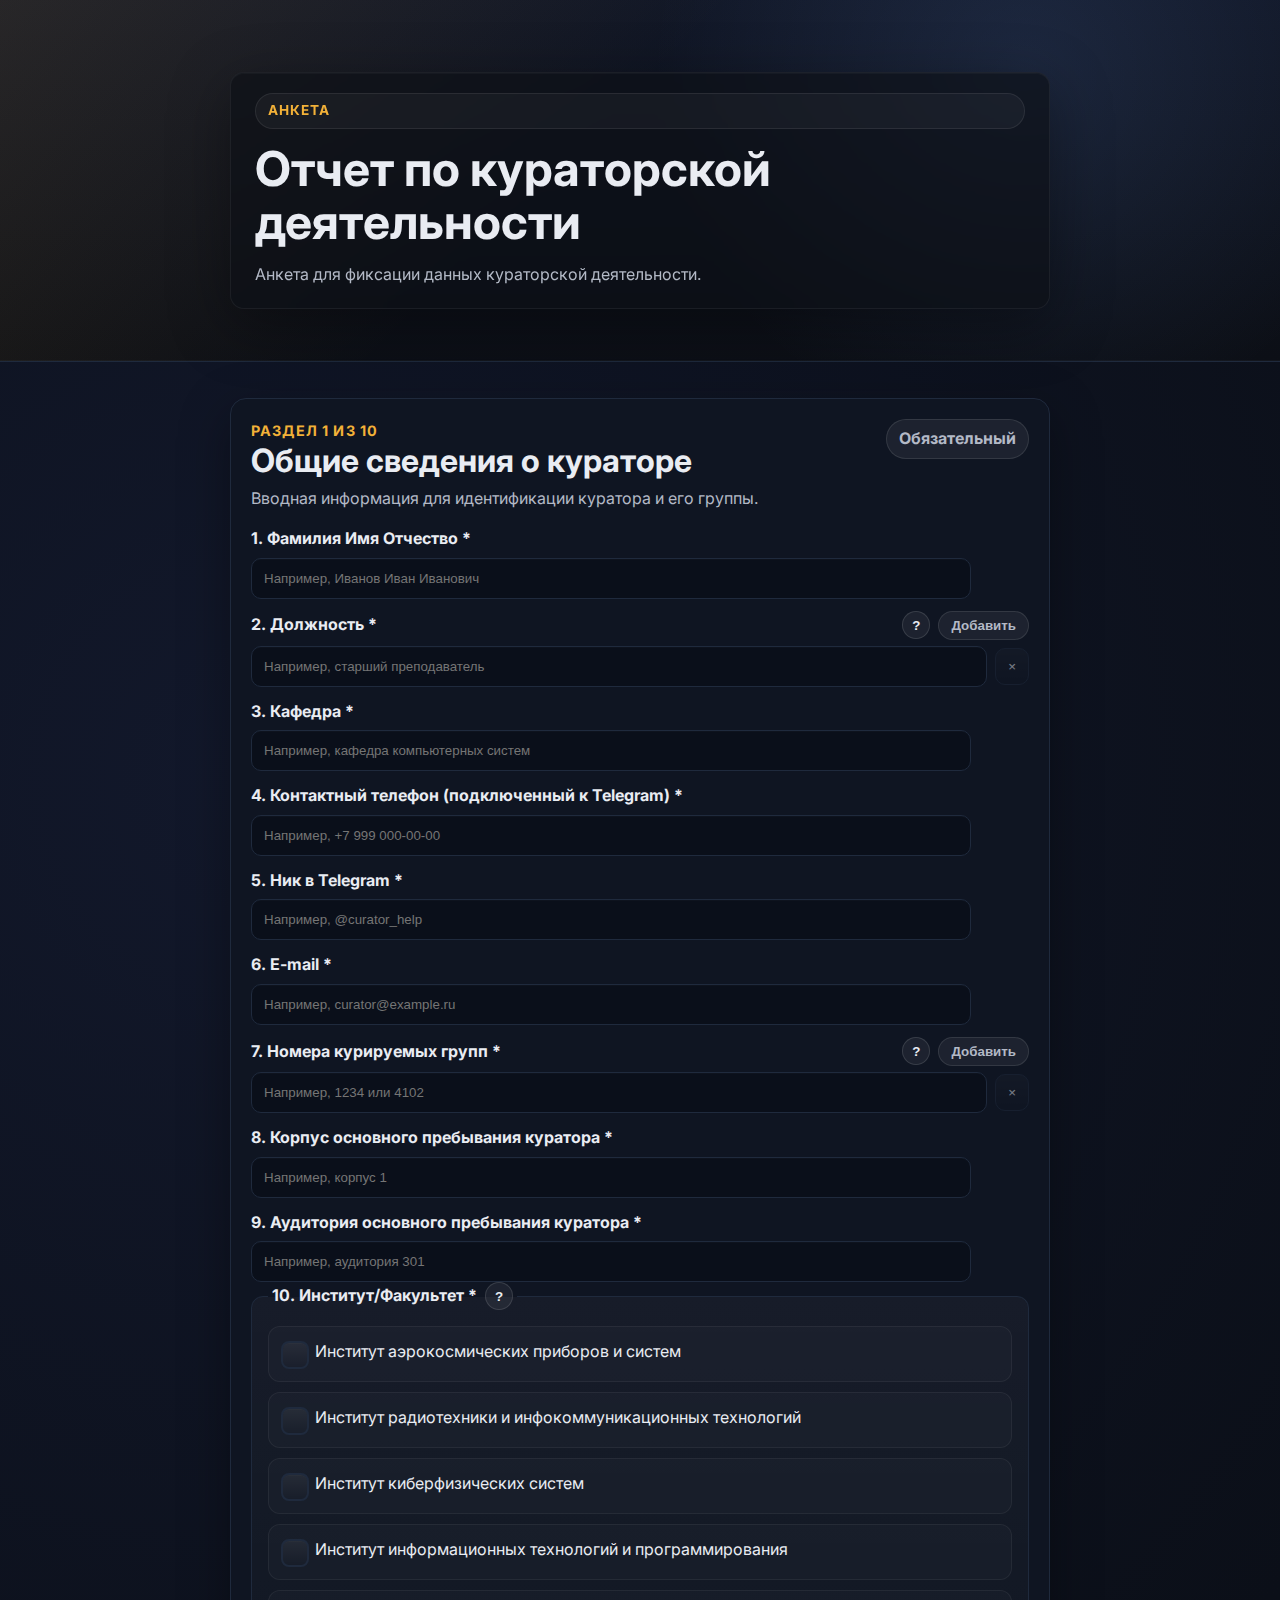
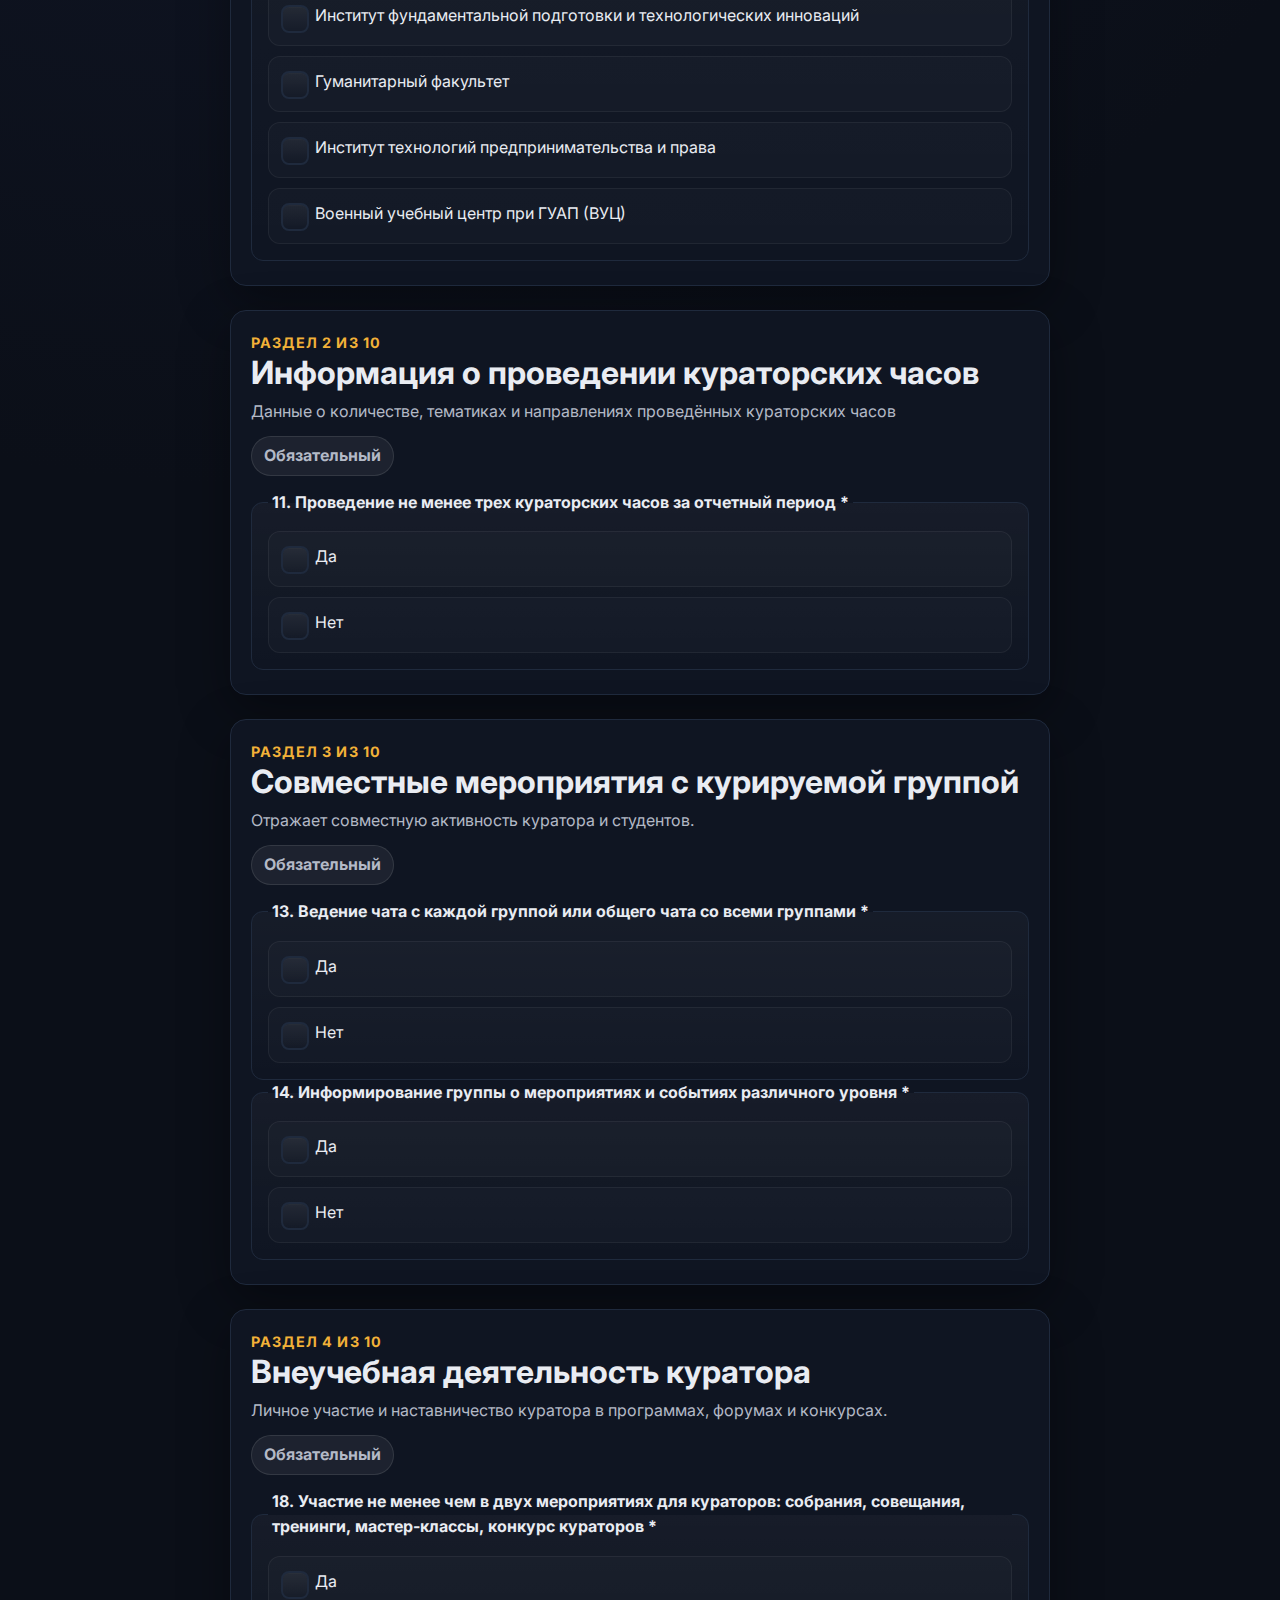
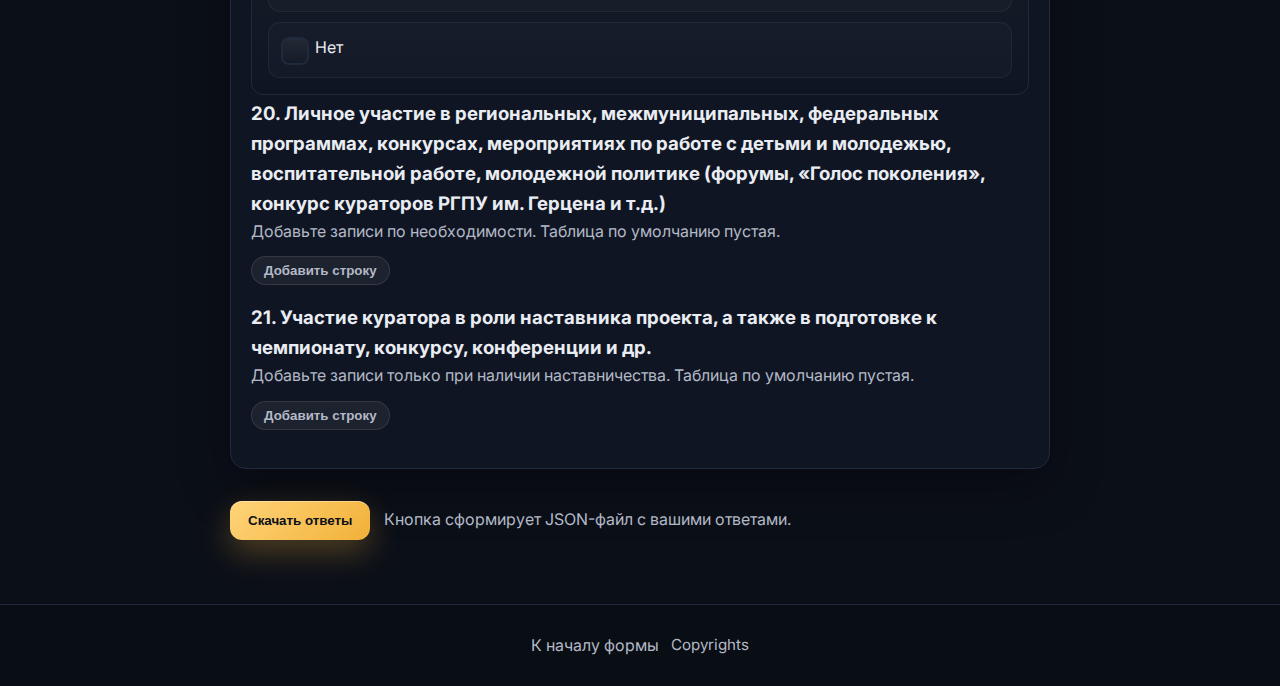
<file: index.html>
<!DOCTYPE html>
<html lang="ru">
<head>
  <meta charset="UTF-8" />
  <meta name="viewport" content="width=device-width, initial-scale=1.0" />
  <title>Отчет по кураторской деятельности</title>
  <link rel="preconnect" href="https://fonts.googleapis.com">
  <link rel="preconnect" href="https://fonts.gstatic.com" crossorigin>
  <link href="https://fonts.googleapis.com/css2?family=Inter:wght@400;600;700&display=swap" rel="stylesheet">
  <link rel="stylesheet" href="styles.css" />
</head>
<body>
  <header class="hero">
    <div class="container hero__content">
      <div class="hero__badge">Анкета</div>
      <h1>Отчет по кураторской деятельности</h1>
      <p class="lede">Анкета для фиксации данных кураторской деятельности.</p>
    </div>
  </header>

  <main>
    <div class="container">
      <form id="curator-form" class="form">
        <section class="form-section" aria-labelledby="section-general">
          <div class="section-header">
            <div>
              <p class="section-counter">Раздел 1 из 10</p>
              <h2 id="section-general">Общие сведения о кураторе</h2>
              <p class="muted">Вводная информация для идентификации куратора и его группы.</p>
            </div>
            <span class="chip">Обязательный</span>
          </div>
          <div class="field-grid">
            <label class="field">
              <span class="field__label">1. Фамилия Имя Отчество *</span>
              <input type="text" name="full_name" placeholder="Например, Иванов Иван Иванович" required />
            </label>
            <div class="field field--wide">
              <div class="field__label-row">
                <span class="field__label">2. Должность *</span>
                <div class="field__meta">
                  <div class="tooltip">
                    <button
                      type="button"
                      class="tooltip__trigger"
                      aria-label="Подсказка: добавляйте по одной должности в каждую строку"
                      aria-expanded="false"
                    >
                      ?
                    </button>
                    <div class="tooltip__bubble" role="tooltip">Добавляйте по одной должности в каждую строку.</div>
                  </div>
                  <button type="button" class="chip chip--interactive" data-add="job_positions">Добавить</button>
                </div>
              </div>
              <div class="multi-input" data-name="job_positions">
                <div class="multi-input__row">
                  <input type="text" name="job_position" placeholder="Например, старший преподаватель" required />
                  <button type="button" class="multi-input__remove" aria-label="Удалить запись">&times;</button>
                </div>
              </div>
            </div>
            <label class="field">
              <span class="field__label">3. Кафедра *</span>
              <input type="text" name="department" placeholder="Например, кафедра компьютерных систем" required />
            </label>
            <label class="field">
              <span class="field__label">4. Контактный телефон (подключенный к Telegram) *</span>
              <input type="tel" name="contact_phone_connected_to_telegram" placeholder="Например, +7 999 000-00-00" required />
            </label>
            <label class="field">
              <span class="field__label">5. Ник в Telegram *</span>
              <input type="text" name="telegram_username" placeholder="Например, @curator_help" required />
            </label>
            <label class="field">
              <span class="field__label">6. E-mail *</span>
              <input type="email" name="email" placeholder="Например, curator@example.ru" required />
            </label>
            <div class="field field--wide">
              <div class="field__label-row">
                <span class="field__label">7. Номера курируемых групп *</span>
                <div class="field__meta">
                  <div class="tooltip">
                    <button
                      type="button"
                      class="tooltip__trigger"
                      aria-label="Подсказка: добавьте по одному номеру группы в каждую строку"
                      aria-expanded="false"
                    >
                      ?
                    </button>
                    <div class="tooltip__bubble" role="tooltip">Добавьте по одному номеру группы в каждую строку.</div>
                  </div>
                  <button type="button" class="chip chip--interactive" data-add="curated_group_numbers">Добавить</button>
                </div>
              </div>
              <div class="multi-input" data-name="curated_group_numbers">
                <div class="multi-input__row">
                  <input type="text" name="curated_group_number" placeholder="Например, 1234 или 4102" required />
                  <button type="button" class="multi-input__remove" aria-label="Удалить запись">&times;</button>
                </div>
              </div>
            </div>
            <label class="field">
              <span class="field__label">8. Корпус основного пребывания куратора *</span>
              <input type="text" name="curator_primary_building" placeholder="Например, корпус 1" required />
            </label>
            <label class="field">
              <span class="field__label">9. Аудитория основного пребывания куратора *</span>
              <input type="text" name="curator_primary_room" placeholder="Например, аудитория 301" required />
            </label>
          </div>
          <fieldset class="choice-card">
            <legend class="legend-with-tooltip">
              <span>10. Институт/Факультет *</span>
              <div class="tooltip">
                <button
                  type="button"
                  class="tooltip__trigger"
                  aria-label="Подсказка: можно выбрать один или несколько вариантов"
                  aria-expanded="false"
                >
                  ?
                </button>
                <div class="tooltip__bubble" role="tooltip">Выберите один или несколько вариантов.</div>
              </div>
            </legend>
            <div class="choices">
              <label class="choice">
                <input type="checkbox" name="institute_or_faculty" value="Институт аэрокосмических приборов и систем" />
                <span>Институт аэрокосмических приборов и систем</span>
              </label>
              <label class="choice">
                <input type="checkbox" name="institute_or_faculty" value="Институт радиотехники и инфокоммуникационных технологий" />
                <span>Институт радиотехники и инфокоммуникационных технологий</span>
              </label>
              <label class="choice">
                <input type="checkbox" name="institute_or_faculty" value="Институт киберфизических систем" />
                <span>Институт киберфизических систем</span>
              </label>
              <label class="choice">
                <input type="checkbox" name="institute_or_faculty" value="Институт информационных технологий и программирования" />
                <span>Институт информационных технологий и программирования</span>
              </label>
              <label class="choice">
                <input type="checkbox" name="institute_or_faculty" value="Институт фундаментальной подготовки и технологических инноваций" />
                <span>Институт фундаментальной подготовки и технологических инноваций</span>
              </label>
              <label class="choice">
                <input type="checkbox" name="institute_or_faculty" value="Гуманитарный факультет" />
                <span>Гуманитарный факультет</span>
              </label>
              <label class="choice">
                <input type="checkbox" name="institute_or_faculty" value="Институт технологий предпринимательства и права" />
                <span>Институт технологий предпринимательства и права</span>
              </label>
              <label class="choice">
                <input type="checkbox" name="institute_or_faculty" value="Военный учебный центр при ГУАП (ВУЦ)" />
                <span>Военный учебный центр при ГУАП (ВУЦ)</span>
              </label>
            </div>
        </fieldset>
      </section>

        <section class="form-section" aria-labelledby="section-curator-hours">
          <div class="section-header">
            <div>
              <p class="section-counter">Раздел 2 из 10</p>
              <h2 id="section-curator-hours">Информация о проведении кураторских часов</h2>
              <p class="muted">Данные о количестве, тематиках и направлениях проведённых кураторских часов</p>
            </div>
            <span class="chip">Обязательный</span>
          </div>

          <fieldset class="choice-card">
            <legend class="field__label">11. Проведение не менее трех кураторских часов за отчетный период *</legend>
            <div class="choices">
              <label class="choice">
                <input type="radio" name="held_minimum_three_curator_sessions_in_reporting_period" value="true" required />
                <span>Да</span>
              </label>
              <label class="choice">
                <input type="radio" name="held_minimum_three_curator_sessions_in_reporting_period" value="false" required />
                <span>Нет</span>
              </label>
            </div>
          </fieldset>

          <div id="curator-hours-details" class="form-subsection" hidden>
            <div class="section-header section-header--sub">
              <div>
                <p class="section-counter">Дополнительный вопрос</p>
                <h3>12. Даты проведения трех и более кураторских часов в течение отчетного периода</h3>
                <p class="muted">Заполните данные по каждому проведенному кураторскому часу.</p>
              </div>
              <div class="tooltip tooltip--standalone">
                <button
                  type="button"
                  class="tooltip__trigger"
                  aria-label="Подсказка: укажите минимум три записи с деталями каждого кураторского часа"
                  aria-expanded="false"
                >
                  ?
                </button>
                <div class="tooltip__bubble" role="tooltip">Укажите минимум три записи с деталями каждого кураторского часа.</div>
              </div>
              <button type="button" class="chip chip--interactive" id="add-curator-hour-row">Добавить строку</button>
            </div>

            <div class="curator-hours" id="curator-hours-rows"></div>
          </div>
        </section>

        <section class="form-section" aria-labelledby="section-collaboration">
          <div class="section-header">
            <div>
              <p class="section-counter">Раздел 3 из 10</p>
              <h2 id="section-collaboration">Совместные мероприятия с курируемой группой</h2>
              <p class="muted">Отражает совместную активность куратора и студентов.</p>
            </div>
            <span class="chip">Обязательный</span>
          </div>

          <fieldset class="choice-card">
            <legend class="field__label">13. Ведение чата с каждой группой или общего чата со всеми группами *</legend>
            <div class="choices">
              <label class="choice">
                <input type="radio" name="manages_group_chat" value="true" />
                <span>Да</span>
              </label>
              <label class="choice">
                <input type="radio" name="manages_group_chat" value="false" />
                <span>Нет</span>
              </label>
            </div>
          </fieldset>

          <fieldset class="choice-card">
            <legend class="field__label">14. Информирование группы о мероприятиях и событиях различного уровня *</legend>
            <div class="choices">
              <label class="choice">
                <input type="radio" name="inform_group_about_events" value="true" required />
                <span>Да</span>
              </label>
              <label class="choice">
                <input type="radio" name="inform_group_about_events" value="false" required />
                <span>Нет</span>
              </label>
            </div>
          </fieldset>

          <div id="joint-activities-details" class="form-subsection" hidden>
            <div class="section-header section-header--sub">
              <div>
                  <h3 class="additional-title">Дополнительные вопросы</h3>
              </div>
            </div>

            <div class="form-subsection form-subsection--borderless">
              <div class="section-header section-header--sub">
                <div>
                  <h3>15. Призовое место обучающегося во внеучебных мероприятиях, конкурсах, получение грантов</h3>
                  <p class="muted">Добавьте записи только при наличии результатов. Таблица по умолчанию пустая.</p>
                </div>
                <button type="button" class="chip chip--interactive" id="add-achievement-row">Добавить строку</button>
              </div>
              <div class="achievement-table" id="achievement-rows"></div>
            </div>

            <fieldset class="choice-card">
            <legend class="field__label">16. Совместное участие с группой не менее чем в двух мероприятиях в течение отчетного периода *</legend>
              <div class="choices">
                <label class="choice">
                  <input type="radio" name="participated_in_two_events_with_group" value="true" />
                  <span>Да</span>
                </label>
                <label class="choice">
                  <input type="radio" name="participated_in_two_events_with_group" value="false" />
                  <span>Нет</span>
                </label>
              </div>
            </fieldset>

            <div id="joint-events-details" class="form-subsection" hidden>
              <div class="section-header section-header--sub">
                <div>
                  <p class="section-counter">Дополнительный вопрос</p>
                  <h3>17. Даты проведения двух и более мероприятий в течение отчетного периода</h3>
                  <p class="muted">Заполните данные по каждому совместному мероприятию.</p>
                </div>
                <div class="tooltip tooltip--standalone">
                  <button
                    type="button"
                    class="tooltip__trigger"
                    aria-label="Подсказка: укажите минимум две записи с деталями каждого мероприятия"
                    aria-expanded="false"
                  >
                    ?
                  </button>
                  <div class="tooltip__bubble" role="tooltip">Укажите минимум две записи с деталями каждого мероприятия.</div>
                </div>
                <button type="button" class="chip chip--interactive" id="add-joint-event-row">Добавить строку</button>
              </div>
              <div class="joint-events" id="joint-event-rows"></div>
            </div>
          </div>
        </section>

        <section class="form-section" aria-labelledby="section-curator-extracurricular">
          <div class="section-header">
            <div>
              <p class="section-counter">Раздел 4 из 10</p>
              <h2 id="section-curator-extracurricular">Внеучебная деятельность куратора</h2>
              <p class="muted">Личное участие и наставничество куратора в программах, форумах и конкурсах.</p>
            </div>
            <span class="chip">Обязательный</span>
          </div>

          <fieldset class="choice-card">
            <legend class="field__label">
              18. Участие не менее чем в двух мероприятиях  для кураторов: собрания, совещания,  тренинги, мастер-классы, конкурс
              кураторов *
            </legend>
            <div class="choices">
              <label class="choice">
                <input type="radio" name="participated_in_two_curator_events" value="true" required />
                <span>Да</span>
              </label>
              <label class="choice">
                <input type="radio" name="participated_in_two_curator_events" value="false" required />
                <span>Нет</span>
              </label>
            </div>
          </fieldset>

          <div id="curator-extracurricular-details" class="form-subsection" hidden>
            <div class="section-header section-header--sub">
              <div>
                <p class="section-counter">Дополнительный вопрос</p>
                <h3>
                  19. Даты участия не менее чем в двух мероприятиях  для кураторов: собрания, совещания, тренинги, мастер-классы,
                  конкурс кураторов
                </h3>
                <p class="muted">Заполните данные по каждому мероприятию.</p>
              </div>
              <div class="tooltip tooltip--standalone">
                <button
                  type="button"
                  class="tooltip__trigger"
                  aria-label="Подсказка: укажите минимум две записи с деталями каждого мероприятия"
                  aria-expanded="false"
                >
                  ?
                </button>
                <div class="tooltip__bubble" role="tooltip">Укажите минимум две записи с деталями каждого мероприятия.</div>
              </div>
              <button type="button" class="chip chip--interactive" id="add-extracurricular-row">Добавить строку</button>
            </div>
            <div class="curator-hours" id="extracurricular-rows"></div>
          </div>

          <div class="form-subsection form-subsection--borderless">
            <div class="section-header section-header--sub">
              <div>
                <h3>
                  20. Личное участие в региональных, межмуниципальных, федеральных программах, конкурсах, мероприятиях по работе с
                  детьми и молодежью, воспитательной работе, молодежной политике (форумы, «Голос поколения», конкурс кураторов РГПУ
                  им. Герцена и т.д.)
                </h3>
                <p class="muted">Добавьте записи по необходимости. Таблица по умолчанию пустая.</p>
              </div>
              <button type="button" class="chip chip--interactive" id="add-personal-program-row">Добавить строку</button>
            </div>
            <div class="curator-hours" id="personal-program-rows"></div>
          </div>

          <div class="form-subsection form-subsection--borderless">
            <div class="section-header section-header--sub">
              <div>
                <h3>
                  21. Участие куратора в роли наставника проекта, а также в подготовке к чемпионату, конкурсу, конференции и др.
                </h3>
                <p class="muted">Добавьте записи только при наличии наставничества. Таблица по умолчанию пустая.</p>
              </div>
              <button type="button" class="chip chip--interactive" id="add-mentor-support-row">Добавить строку</button>
            </div>
            <div class="achievement-table" id="mentor-support-rows"></div>
          </div>
        </section>

        <div class="actions">
          <button type="button" id="download" class="button">Скачать ответы</button>
          <p class="muted">Кнопка сформирует JSON-файл с вашими ответами.</p>
        </div>
      </form>
    </div>
  </main>

  <footer class="footer">
    <div class="container footer__content">
      <div class="footer__links">
        <a href="#section-general">К началу формы</a>
      </div>
      <p class="footnote">Copyrights</p>
    </div>
  </footer>

  <script>
    const form = document.getElementById('curator-form');
    const downloadButton = document.getElementById('download');
    const curatorHoursDetails = document.getElementById('curator-hours-details');
    const curatorHoursRows = document.getElementById('curator-hours-rows');
    const addCuratorHourRowButton = document.getElementById('add-curator-hour-row');
    const jointActivitiesDetails = document.getElementById('joint-activities-details');
    const addAchievementRowButton = document.getElementById('add-achievement-row');
    const achievementRowsContainer = document.getElementById('achievement-rows');
    const jointEventsDetails = document.getElementById('joint-events-details');
    const jointEventRowsContainer = document.getElementById('joint-event-rows');
    const addJointEventRowButton = document.getElementById('add-joint-event-row');
    const extracurricularDetails = document.getElementById('curator-extracurricular-details');
    const extracurricularRowsContainer = document.getElementById('extracurricular-rows');
    const addExtracurricularRowButton = document.getElementById('add-extracurricular-row');
    const personalProgramRowsContainer = document.getElementById('personal-program-rows');
    const addPersonalProgramRowButton = document.getElementById('add-personal-program-row');
    const mentorSupportRowsContainer = document.getElementById('mentor-support-rows');
    const addMentorSupportRowButton = document.getElementById('add-mentor-support-row');

    const directionsOptions = [
      'Гражданская',
      'Патриотическая',
      'Духовно-нравственная',
      'Волонтерская (добровольческая)',
      'Культурно-творческая',
      'Научно-образовательная',
      'Спортивно-оздоровительная',
      'Экологическая',
      'Информационная (коммуникационная)',
      'Туристическая',
      'Предпринимательская',
      'Корпоративная идентичность',
      'Профессионально-трудовая',
    ];

    const fieldComments = {
      _meta: 'Комментарии добавлены для ориентира и не влияют на валидацию данных.',
      full_name: 'Фамилия Имя Отчество куратора.',
      job_positions: 'Список должностей куратора; каждая строка — отдельная должность.',
      department: 'Кафедра или структурное подразделение, в котором работает куратор.',
      contact_phone_connected_to_telegram: 'Контактный телефон, привязанный к аккаунту Telegram.',
      telegram_username: 'Никнейм в Telegram, начиная с @.',
      email: 'Рабочий адрес электронной почты.',
      curated_group_numbers: 'Номера групп, с которыми куратор работает в отчётном периоде.',
      curator_primary_building: 'Корпус основного пребывания куратора.',
      curator_primary_room: 'Аудитория (кабинет), в которой куратор чаще всего находится.',
      institute_or_faculty: 'Институты или факультеты, закреплённые за куратором.',
      held_minimum_three_curator_sessions_in_reporting_period:
        'Отметьте, проведены ли минимум три кураторских часа в отчётный период.',
      curator_hours_details: {
        _comment: 'Детализация проведённых кураторских часов.',
        groups: 'Группы, участвовавшие в занятии (список).',
        specialists: 'Приглашённые специалисты (список).',
        date_start: 'Дата начала или единственная дата занятия.',
        date_end: 'Дата окончания, если занятие длилось несколько дней.',
        topic: 'Тема кураторского часа.',
        directions: 'Направления воспитательной работы, раскрытые на занятии.',
      },
      inform_group_about_events: 'Куратор информирует обучающихся о мероприятиях для участия.',
      achievements: {
        _comment: 'Достижения обучающихся и групп.',
        date_start: 'Дата начала или единственная дата достижения.',
        date_end: 'Дата окончания, если достижение относится к периоду.',
        event: 'Название или описание мероприятия/конкурса.',
        group: 'Номер группы, к которой относится достижение.',
        student: 'ФИО студента или студентов.',
        result: 'Полученный результат: место, статус, грант и т.д.',
      },
      manages_group_chat: 'Куратор администрирует чат или ведёт переписку с группой.',
      participated_in_two_events_with_group: 'Куратор посетил минимум два мероприятия вместе с группой.',
      joint_participation_events: {
        _comment: 'Совместные мероприятия с участием куратора и группы.',
        groups: 'Группы-участники мероприятия (список).',
        date_start: 'Дата начала или основная дата мероприятия.',
        date_end: 'Дата окончания, если мероприятие длилось несколько дней.',
        event: 'Краткое описание или название мероприятия.',
      },
      participated_in_two_curator_events: 'Куратор принял участие минимум в двух мероприятиях для кураторов.',
      curator_personal_events: {
        _comment: 'Сведения о личном участии куратора в программах, форумах и конкурсах.',
        date_start: 'Дата начала или единственная дата участия.',
        date_end: 'Дата окончания периода участия, если применимо.',
        event: 'Название или описание мероприятия.',
      },
      personal_program_participation: {
        _comment:
          'Участие куратора в программах, конкурсах и мероприятиях по работе с молодежью на региональном и федеральном уровнях.',
        date_start: 'Дата начала или единственная дата участия.',
        date_end: 'Дата окончания участия, если мероприятие длилось несколько дней.',
        event: 'Название или описание программы, конкурса или мероприятия.',
      },
      mentor_support_events: {
        _comment:
          'Наставничество куратора в проектах и подготовке к чемпионатам, конкурсам, конференциям и другим мероприятиям.',
        date_start: 'Дата начала или единственная дата наставничества.',
        date_end: 'Дата окончания, если наставничество длилось несколько дней.',
        event: 'Название мероприятия или проекта.',
        group: 'Группа, с которой работал куратор.',
        student: 'ФИО студента или команды.',
        result: 'Результат участия: итог, статус, достижение.',
      },
    };

    function closeAllTooltips(except = null) {
      document.querySelectorAll('.tooltip.tooltip--active').forEach((tooltip) => {
        if (tooltip === except) return;
        const trigger = tooltip.querySelector('.tooltip__trigger');
        tooltip.classList.remove('tooltip--active');
        if (trigger) {
          trigger.setAttribute('aria-expanded', 'false');
        }
      });
    }

    function createAchievementRow() {
      const row = document.createElement('div');
      row.className = 'achievement-row';

      row.innerHTML = `
        <div class="achievement-grid">
          <div class="field field--compact">
            <div class="field__label-row">
              <span class="field__label">Дата (дата либо период)</span>
              <div class="tooltip">
                <button
                  type="button"
                  class="tooltip__trigger"
                  aria-label="Подсказка: оставьте конечную дату пустой, если указана одна дата"
                  aria-expanded="false"
                >
                  ?
                </button>
                <div class="tooltip__bubble" role="tooltip">Оставьте конечную дату пустой, если указана одна дата.</div>
              </div>
            </div>
            <div class="date-range">
              <input type="date" class="achievement-date__start" aria-label="Дата начала" />
              <span class="date-range__dash">—</span>
              <input type="date" class="achievement-date__end" aria-label="Дата окончания" />
            </div>
          </div>
          <label class="field field--compact">
            <span class="field__label">Мероприятие</span>
            <textarea name="achievement_event" placeholder="Например, участие в городском конкурсе проектов"></textarea>
          </label>
          <label class="field field--compact">
            <span class="field__label">Группа</span>
            <input type="text" name="achievement_group" placeholder="Например, 4102" />
          </label>
          <label class="field field--compact">
            <span class="field__label">ФИО студента</span>
            <input type="text" name="achievement_student" placeholder="Например, Петрова Анна Сергеевна" />
          </label>
          <label class="field field--compact">
            <span class="field__label">Итог</span>
            <textarea name="achievement_result" placeholder="Например, 2 место, грант на разработку проекта"></textarea>
          </label>
        </div>
        <button type="button" class="multi-input__remove achievement-row__remove" aria-label="Удалить запись">&times;</button>
      `;

      const removeButton = row.querySelector('.achievement-row__remove');
      removeButton.addEventListener('click', () => row.remove());

      return row;
    }

    function createMentorSupportRow() {
      const row = document.createElement('div');
      row.className = 'achievement-row';

      row.innerHTML = `
        <div class="achievement-grid">
          <div class="field field--compact">
            <div class="field__label-row">
              <span class="field__label">Дата (дата либо период)</span>
              <div class="tooltip">
                <button
                  type="button"
                  class="tooltip__trigger"
                  aria-label="Подсказка: оставьте конечную дату пустой, если указана одна дата"
                  aria-expanded="false"
                >
                  ?
                </button>
                <div class="tooltip__bubble" role="tooltip">Оставьте конечную дату пустой, если указана одна дата.</div>
              </div>
            </div>
            <div class="date-range">
              <input type="date" class="mentor-support-date__start" aria-label="Дата начала" />
              <span class="date-range__dash">—</span>
              <input type="date" class="mentor-support-date__end" aria-label="Дата окончания" />
            </div>
          </div>
          <label class="field field--compact">
            <span class="field__label">Мероприятие</span>
            <textarea name="mentor_support_event" placeholder="Например, подготовка к конференции или чемпионату"></textarea>
          </label>
          <label class="field field--compact">
            <span class="field__label">Группа</span>
            <input type="text" name="mentor_support_group" placeholder="Например, 4102" />
          </label>
          <label class="field field--compact">
            <span class="field__label">ФИО студента</span>
            <input type="text" name="mentor_support_student" placeholder="Например, Иванова Елена Петровна" />
          </label>
          <label class="field field--compact">
            <span class="field__label">Итог</span>
            <textarea name="mentor_support_result" placeholder="Например, вышли в финал конкурса"></textarea>
          </label>
        </div>
        <button type="button" class="multi-input__remove achievement-row__remove" aria-label="Удалить запись">&times;</button>
      `;

      const removeButton = row.querySelector('.achievement-row__remove');
      removeButton.addEventListener('click', () => row.remove());

      return row;
    }

    function createJointEventRow({ isRemovable = true } = {}) {
      const row = document.createElement('div');
      row.className = 'joint-events__row';

      row.innerHTML = `
        <div class="joint-events__grid">
          <div class="field field--compact">
            <div class="field__label-row">
              <span class="field__label">Группы</span>
              <button
                type="button"
                class="chip chip--interactive curator-hours__add-item joint-events__add-item"
                data-target="groups"
              >
                Добавить
              </button>
            </div>
            <div class="multi-input" data-list="groups"></div>
          </div>
          <div class="field field--compact">
            <div class="field__label-row">
              <span class="field__label">Дата (дата или период)</span>
              <div class="tooltip">
                <button
                  type="button"
                  class="tooltip__trigger"
                  aria-label="Подсказка: оставьте конечную дату пустой, если указана одна дата"
                  aria-expanded="false"
                >
                  ?
                </button>
                <div class="tooltip__bubble" role="tooltip">Оставьте конечную дату пустой, если указана одна дата.</div>
              </div>
            </div>
            <div class="date-range">
              <input type="date" class="joint-events-date__start" aria-label="Дата начала" />
              <span class="date-range__dash">—</span>
              <input type="date" class="joint-events-date__end" aria-label="Дата окончания" />
            </div>
          </div>
          <label class="field field--compact">
            <span class="field__label">Мероприятия</span>
            <textarea name="joint_event_description" placeholder="Например, участие в двух выставках"></textarea>
          </label>
        </div>
        <button type="button" class="multi-input__remove joint-events__row-remove" aria-label="Удалить запись">&times;</button>
      `;

      const listContainer = row.querySelector('[data-list="groups"]');
      const addButton = row.querySelector('.joint-events__add-item[data-target="groups"]');

      if (listContainer && addButton) {
        setupRowList({ row, target: 'groups', placeholder: 'Например, 4102', startEmpty: false });
      }

      const removeButton = row.querySelector('.joint-events__row-remove');

      if (removeButton) {
        if (!isRemovable) {
          removeButton.disabled = true;
          removeButton.setAttribute('aria-disabled', 'true');
        } else {
          removeButton.addEventListener('click', () => row.remove());
        }
      }

      return row;
    }

    function createExtracurricularRow({ isRemovable = true } = {}) {
      const row = document.createElement('div');
      row.className = 'curator-hours__row extracurricular-row';

      row.innerHTML = `
        <div class="curator-hours__grid">
          <div class="field field--compact">
            <div class="field__label-row">
              <span class="field__label">Дата (дата или период)</span>
              <div class="tooltip">
                <button
                  type="button"
                  class="tooltip__trigger"
                  aria-label="Подсказка: оставьте конечную дату пустой, если указана одна дата"
                  aria-expanded="false"
                >
                  ?
                </button>
                <div class="tooltip__bubble" role="tooltip">Оставьте конечную дату пустой, если указана одна дата.</div>
              </div>
            </div>
            <div class="date-range">
              <input type="date" class="extracurricular-date__start" aria-label="Дата начала" />
              <span class="date-range__dash">—</span>
              <input type="date" class="extracurricular-date__end" aria-label="Дата окончания" />
            </div>
          </div>
          <label class="field field--compact">
            <span class="field__label">Мероприятие</span>
            <textarea class="extracurricular-event__description" placeholder="Например, участие в форуме наставников" rows="3"></textarea>
          </label>
        </div>
        <div class="curator-hours__row-actions">
          <button type="button" class="multi-input__remove extracurricular-row__remove" aria-label="Удалить строку">×</button>
        </div>
      `;

      const removeButton = row.querySelector('.extracurricular-row__remove');

      if (removeButton) {
        if (!isRemovable) {
          removeButton.disabled = true;
          removeButton.setAttribute('aria-disabled', 'true');
          removeButton.dataset.fixed = 'true';
        } else {
          removeButton.addEventListener('click', () => row.remove());
        }
      }

      return row;
    }

    function updateExtracurricularRowRemovalState() {
      const rows = extracurricularRowsContainer.querySelectorAll('.extracurricular-row');
      rows.forEach((row) => {
        const removeButton = row.querySelector('.extracurricular-row__remove');
        if (!removeButton) return;
        if (removeButton.dataset.fixed === 'true') {
          removeButton.disabled = true;
          return;
        }
        removeButton.disabled = rows.length === 1;
      });
    }

    function addExtracurricularRow(options = {}) {
      const row = createExtracurricularRow(options);
      const removeButton = row.querySelector('.extracurricular-row__remove');

      if (removeButton && !removeButton.dataset.fixed) {
        removeButton.addEventListener('click', () => {
          if (extracurricularRowsContainer.querySelectorAll('.extracurricular-row').length === 1) return;
          row.remove();
          updateExtracurricularRowRemovalState();
        });
      }

      extracurricularRowsContainer.append(row);
      setupTooltips();
      updateExtracurricularRowRemovalState();
    }

    function createPersonalProgramRow() {
      const row = document.createElement('div');
      row.className = 'curator-hours__row personal-program-row';

      row.innerHTML = `
        <div class="curator-hours__grid">
          <div class="field field--compact">
            <div class="field__label-row">
              <span class="field__label">Дата (дата или период)</span>
              <div class="tooltip">
                <button
                  type="button"
                  class="tooltip__trigger"
                  aria-label="Подсказка: оставьте конечную дату пустой, если указана одна дата"
                  aria-expanded="false"
                >
                  ?
                </button>
                <div class="tooltip__bubble" role="tooltip">Оставьте конечную дату пустой, если указана одна дата.</div>
              </div>
            </div>
            <div class="date-range">
              <input type="date" class="personal-program-date__start" aria-label="Дата начала" />
              <span class="date-range__dash">—</span>
              <input type="date" class="personal-program-date__end" aria-label="Дата окончания" />
            </div>
          </div>
          <label class="field field--compact">
            <span class="field__label">Мероприятие</span>
            <textarea class="personal-program-event__description" placeholder="Например, участие в форуме «Голос поколения»" rows="3"></textarea>
          </label>
        </div>
        <div class="curator-hours__row-actions">
          <button type="button" class="multi-input__remove personal-program-row__remove" aria-label="Удалить строку">×</button>
        </div>
      `;

      const removeButton = row.querySelector('.personal-program-row__remove');
      if (removeButton) {
        removeButton.addEventListener('click', () => row.remove());
      }

      return row;
    }

    function addPersonalProgramRow() {
      const row = createPersonalProgramRow();
      personalProgramRowsContainer.append(row);
      setupTooltips();
    }

    function setupTooltips() {
      const triggers = document.querySelectorAll('.tooltip__trigger');

      triggers.forEach((trigger) => {
        if (trigger.dataset.tooltipReady) return;

        const tooltip = trigger.closest('.tooltip');
        if (!tooltip) return;

        trigger.dataset.tooltipReady = 'true';

        trigger.addEventListener('click', (event) => {
          event.stopPropagation();
          const isActive = tooltip.classList.toggle('tooltip--active');
          trigger.setAttribute('aria-expanded', String(isActive));

          if (isActive) {
            closeAllTooltips(tooltip);
          }
        });

        trigger.addEventListener('blur', () => {
          setTimeout(() => {
            if (!tooltip.contains(document.activeElement)) {
              tooltip.classList.remove('tooltip--active');
              trigger.setAttribute('aria-expanded', 'false');
            }
          }, 120);
        });
      });

      document.addEventListener('click', (event) => {
        if (event.target.closest('.tooltip')) return;
        closeAllTooltips();
      });
    }

    function createRow(inputName, placeholder = '') {
      const row = document.createElement('div');
      row.className = 'multi-input__row';

      const input = document.createElement('input');
      input.type = 'text';
      input.name = inputName;
      input.required = true;
      input.placeholder = placeholder;

      const removeButton = document.createElement('button');
      removeButton.type = 'button';
      removeButton.className = 'multi-input__remove';
      removeButton.setAttribute('aria-label', 'Удалить запись');
      removeButton.textContent = '×';

      row.append(input, removeButton);
      return row;
    }

    function setupMultiInput({ name, inputName, placeholder = '' }) {
      const container = form.querySelector(`[data-name="${name}"]`);
      const addButton = form.querySelector(`[data-add="${name}"]`);

      if (!container || !addButton) return;

      function updateRemoveState() {
        const rows = container.querySelectorAll('.multi-input__row');
        rows.forEach((row) => {
          const removeButton = row.querySelector('.multi-input__remove');
          if (!removeButton) return;
          const isDisabled = rows.length === 1;
          removeButton.disabled = isDisabled;
        });
      }

      function attachRemove(row) {
        const removeButton = row.querySelector('.multi-input__remove');
        if (!removeButton) return;
        removeButton.addEventListener('click', () => {
          if (container.querySelectorAll('.multi-input__row').length === 1) return;
          row.remove();
          updateRemoveState();
        });
      }

      container.querySelectorAll('.multi-input__row').forEach((row) => attachRemove(row));

      addButton.addEventListener('click', () => {
        const newRow = createRow(inputName, placeholder);
        attachRemove(newRow);
        container.append(newRow);
        updateRemoveState();
      });

      updateRemoveState();
    }

    function collectFaculties() {
      return Array.from(form.querySelectorAll('input[name="institute_or_faculty"]:checked')).map((input) => input.value);
    }

    function getBooleanRadio(name) {
      const selected = form.querySelector(`input[name="${name}"]:checked`);
      if (!selected) return null;
      return selected.value === 'true';
    }

    function getSelectedRadio(name) {
      const selected = form.querySelector(`input[name="${name}"]:checked`);
      return selected ? selected.value : '';
    }

    function getValue(name) {
      return form.elements[name]?.value.trim() || '';
    }

    function collectList(name) {
      const container = form.querySelector(`[data-name="${name}"]`);
      if (!container) return [];
      return Array.from(container.querySelectorAll('input'))
        .map((input) => input.value.trim())
        .filter(Boolean);
    }

    function createListRow(placeholder = '') {
      const row = document.createElement('div');
      row.className = 'multi-input__row';

      const input = document.createElement('input');
      input.type = 'text';
      input.placeholder = placeholder;

      const removeButton = document.createElement('button');
      removeButton.type = 'button';
      removeButton.className = 'multi-input__remove';
      removeButton.setAttribute('aria-label', 'Удалить запись');
      removeButton.textContent = '×';

      row.append(input, removeButton);
      return row;
    }

    function setupRowList({ row, target, placeholder = '', startEmpty = false }) {
      const listContainer = row.querySelector(`[data-list="${target}"]`);
      const addButton = row.querySelector(`.curator-hours__add-item[data-target="${target}"]`);

      if (!listContainer || !addButton) return;

      function updateRemoveState() {
        const rows = listContainer.querySelectorAll('.multi-input__row');
        rows.forEach((currentRow) => {
          const removeButton = currentRow.querySelector('.multi-input__remove');
          if (!removeButton) return;
          removeButton.disabled = rows.length === 1;
        });
      }

      function attachRemove(listRow) {
        const removeButton = listRow.querySelector('.multi-input__remove');
        if (!removeButton) return;
        removeButton.addEventListener('click', () => {
          if (listContainer.querySelectorAll('.multi-input__row').length === 1) return;
          listRow.remove();
          updateRemoveState();
        });
      }

      if (!startEmpty) {
        const firstRow = createListRow(placeholder);
        attachRemove(firstRow);
        listContainer.append(firstRow);
        updateRemoveState();
      }

      addButton.addEventListener('click', () => {
        const newRow = createListRow(placeholder);
        attachRemove(newRow);
        listContainer.append(newRow);
        updateRemoveState();
      });
    }

    function createDirectionChip(value, container) {
      if (!value || container.querySelector(`[data-direction-value="${value}"]`)) return;
      const chip = document.createElement('span');
      chip.className = 'pill pill--compact';
      chip.dataset.directionValue = value;
      chip.textContent = value;

      const removeButton = document.createElement('button');
      removeButton.type = 'button';
      removeButton.className = 'pill__remove';
      removeButton.setAttribute('aria-label', 'Удалить направление');
      removeButton.textContent = '×';
      removeButton.addEventListener('click', () => chip.remove());

      chip.append(removeButton);
      container.append(chip);
    }

    function setupDirections(row) {
      const select = row.querySelector('.curator-hours__direction-input');
      const addButton = row.querySelector('.curator-hours__add-direction');
      const listContainer = row.querySelector('[data-list="directions"]');

      if (!select || !addButton || !listContainer) return;

      directionsOptions.forEach((option) => {
        const opt = document.createElement('option');
        opt.value = option;
        opt.textContent = option;
        select.append(opt);
      });

      addButton.addEventListener('click', () => {
        createDirectionChip(select.value, listContainer);
      });
    }

    function collectDirections(container) {
      if (!container) return [];
      return Array.from(container.querySelectorAll('[data-direction-value]')).map((chip) => chip.dataset.directionValue);
    }

    function collectDynamicList(container) {
      if (!container) return [];
      return Array.from(container.querySelectorAll('input'))
        .map((input) => input.value.trim())
        .filter(Boolean);
    }

    function createCuratorHoursRow({ isRemovable = true } = {}) {
      const row = document.createElement('div');
      row.className = 'curator-hours__row';
      row.innerHTML = `
        <div class="curator-hours__grid">
          <div class="field field--compact">
            <div class="field__label-row">
              <span class="field__label">Группы</span>
              <button type="button" class="chip chip--interactive curator-hours__add-item" data-target="groups">Добавить</button>
            </div>
            <div class="multi-input" data-list="groups"></div>
          </div>
          <div class="field field--compact">
            <div class="field__label-row">
              <span class="field__label">Дата или период</span>
              <div class="tooltip">
                <button
                  type="button"
                  class="tooltip__trigger"
                  aria-label="Подсказка: оставьте конечную дату пустой, если указана одна дата"
                  aria-expanded="false"
                >
                  ?
                </button>
                <div class="tooltip__bubble" role="tooltip">Оставьте конечную дату пустой, если указана одна дата.</div>
              </div>
            </div>
            <div class="date-range">
              <input type="date" class="date-range__start" aria-label="Дата начала" />
              <span class="date-range__dash">—</span>
              <input type="date" class="date-range__end" aria-label="Дата окончания" />
            </div>
          </div>
          <label class="field field--compact">
            <span class="field__label">Тема</span>
            <textarea class="curator-hours__topic" placeholder="Например, профилактическая беседа" rows="3"></textarea>
          </label>
          <div class="field field--compact">
            <div class="field__label-row">
              <span class="field__label">Направленность</span>
              <div class="field__meta">
                <div class="tooltip">
                  <button
                    type="button"
                    class="tooltip__trigger"
                    aria-label="Подсказка: выберите направление и нажмите плюс, чтобы добавить его"
                    aria-expanded="false"
                  >
                    ?
                  </button>
                  <div class="tooltip__bubble" role="tooltip">Выберите направление в списке ниже и нажмите «+», чтобы добавить его. Можно указать несколько направлений; для удаления используйте крестик на метке.</div>
                </div>
                <button type="button" class="chip chip--interactive curator-hours__add-direction">+</button>
              </div>
            </div>
            <div class="curator-hours__direction-select">
              <select class="curator-hours__direction-input"></select>
            </div>
            <div class="pill-list" data-list="directions"></div>
          </div>
          <div class="field field--compact">
            <div class="field__label-row">
              <span class="field__label">Приглашённые специалисты</span>
              <button type="button" class="chip chip--interactive curator-hours__add-item" data-target="specialists">Добавить</button>
            </div>
            <div class="multi-input" data-list="specialists"></div>
          </div>
        </div>
        <div class="curator-hours__row-actions">
          <button type="button" class="multi-input__remove curator-hours__remove-row" aria-label="Удалить строку">×</button>
        </div>
      `;

      setupRowList({ row, target: 'groups', placeholder: 'Например, 1234' });
      setupRowList({
        row,
        target: 'specialists',
        placeholder: 'Например, приглашённый специалист',
        startEmpty: true,
      });
      setupDirections(row);

      const removeButton = row.querySelector('.curator-hours__remove-row');

      if (removeButton && !isRemovable) {
        removeButton.disabled = true;
        removeButton.setAttribute('aria-disabled', 'true');
        removeButton.dataset.fixed = 'true';
      }

      return row;
    }

    function updateRowRemovalState() {
      const rows = curatorHoursRows.querySelectorAll('.curator-hours__row');
      rows.forEach((row) => {
        const removeButton = row.querySelector('.curator-hours__remove-row');
        if (!removeButton) return;
        if (removeButton.dataset.fixed === 'true') {
          removeButton.disabled = true;
          return;
        }
        removeButton.disabled = rows.length === 1;
      });
    }

    function addCuratorHourRow(options = {}) {
      const row = createCuratorHoursRow(options);
      const removeButton = row.querySelector('.curator-hours__remove-row');

      if (removeButton) {
        if (removeButton.dataset.fixed === 'true') {
          removeButton.disabled = true;
        } else {
          removeButton.addEventListener('click', () => {
            if (curatorHoursRows.querySelectorAll('.curator-hours__row').length === 1) return;
            row.remove();
            updateRowRemovalState();
          });
        }
      }

      curatorHoursRows.append(row);
      setupTooltips();
      updateRowRemovalState();
    }

    function collectCuratorHoursRows() {
      return Array.from(curatorHoursRows.querySelectorAll('.curator-hours__row'))
        .map((row) => {
          const groups = collectDynamicList(row.querySelector('[data-list="groups"]'));
          const specialists = collectDynamicList(row.querySelector('[data-list="specialists"]'));
          const dateStart = row.querySelector('.date-range__start')?.value || '';
          const dateEnd = row.querySelector('.date-range__end')?.value || '';
          const topic = row.querySelector('.curator-hours__topic')?.value.trim() || '';
          const directions = collectDirections(row.querySelector('[data-list="directions"]'));

          if (!groups.length && !specialists.length && !dateStart && !dateEnd && !topic && !directions.length) {
            return null;
          }

          return { groups, date_start: dateStart, date_end: dateEnd, topic, directions, specialists };
        })
        .filter(Boolean);
    }

    function collectAchievements() {
      return Array.from(achievementRowsContainer.querySelectorAll('.achievement-row'))
        .map((row) => {
          const dateStart = row.querySelector('.achievement-date__start')?.value || '';
          const dateEnd = row.querySelector('.achievement-date__end')?.value || '';
          const event = row.querySelector('textarea[name="achievement_event"]')?.value.trim() || '';
          const group = row.querySelector('input[name="achievement_group"]')?.value.trim() || '';
          const student = row.querySelector('input[name="achievement_student"]')?.value.trim() || '';
          const result = row.querySelector('textarea[name="achievement_result"]')?.value.trim() || '';

          if (!dateStart && !dateEnd && !event && !group && !student && !result) {
            return null;
          }

          return { date_start: dateStart, date_end: dateEnd, event, group, student, result };
        })
        .filter(Boolean);
    }

    function collectMentorSupportRows() {
      if (!mentorSupportRowsContainer || mentorSupportRowsContainer.children.length === 0) return [];

      return Array.from(mentorSupportRowsContainer.querySelectorAll('.achievement-row'))
        .map((row) => {
          const dateStart = row.querySelector('.mentor-support-date__start')?.value || '';
          const dateEnd = row.querySelector('.mentor-support-date__end')?.value || '';
          const event = row.querySelector('textarea[name="mentor_support_event"]')?.value.trim() || '';
          const group = row.querySelector('input[name="mentor_support_group"]')?.value.trim() || '';
          const student = row.querySelector('input[name="mentor_support_student"]')?.value.trim() || '';
          const result = row.querySelector('textarea[name="mentor_support_result"]')?.value.trim() || '';

          if (!dateStart && !dateEnd && !event && !group && !student && !result) {
            return null;
          }

          return { date_start: dateStart, date_end: dateEnd, event, group, student, result };
        })
        .filter(Boolean);
    }

    function collectJointEvents() {
      if (!jointEventsDetails || jointEventRowsContainer.children.length === 0) return [];

      return Array.from(jointEventRowsContainer.querySelectorAll('.joint-events__row'))
        .map((row) => {
          const groups = collectDynamicList(row.querySelector('[data-list="groups"]'));
          const dateStart = row.querySelector('.joint-events-date__start')?.value || '';
          const dateEnd = row.querySelector('.joint-events-date__end')?.value || '';
          const event = row.querySelector('textarea[name="joint_event_description"]')?.value.trim() || '';

          if (!groups.length && !dateStart && !dateEnd && !event) {
            return null;
          }

          return { groups, date_start: dateStart, date_end: dateEnd, event };
        })
        .filter(Boolean);
    }

    function collectExtracurricularRows() {
      if (!extracurricularDetails || extracurricularRowsContainer.children.length === 0) return [];

      return Array.from(extracurricularRowsContainer.querySelectorAll('.extracurricular-row'))
        .map((row) => {
          const dateStart = row.querySelector('.extracurricular-date__start')?.value || '';
          const dateEnd = row.querySelector('.extracurricular-date__end')?.value || '';
          const event = row.querySelector('.extracurricular-event__description')?.value.trim() || '';

          if (!dateStart && !dateEnd && !event) {
            return null;
          }

          return { date_start: dateStart, date_end: dateEnd, event };
        })
        .filter(Boolean);
    }

    function collectPersonalProgramRows() {
      if (!personalProgramRowsContainer || personalProgramRowsContainer.children.length === 0) return [];

      return Array.from(personalProgramRowsContainer.querySelectorAll('.personal-program-row'))
        .map((row) => {
          const dateStart = row.querySelector('.personal-program-date__start')?.value || '';
          const dateEnd = row.querySelector('.personal-program-date__end')?.value || '';
          const event = row.querySelector('.personal-program-event__description')?.value.trim() || '';

          if (!dateStart && !dateEnd && !event) {
            return null;
          }

          return { date_start: dateStart, date_end: dateEnd, event };
        })
        .filter(Boolean);
    }

    function toggleCuratorHoursDetails() {
      const isHeld = getBooleanRadio('held_minimum_three_curator_sessions_in_reporting_period');
      curatorHoursDetails.hidden = !isHeld;

      if (isHeld && !curatorHoursRows.children.length) {
        Array.from({ length: 3 }).forEach(() => addCuratorHourRow({ isRemovable: false }));
      }
    }

    function toggleJointActivitiesDetails() {
      const isInforming = getBooleanRadio('inform_group_about_events');
      jointActivitiesDetails.hidden = !isInforming;

      if (!isInforming) {
        achievementRowsContainer.innerHTML = '';
        jointEventsDetails.hidden = true;
        jointEventRowsContainer.innerHTML = '';
        form
          .querySelectorAll(
            'input[name="manages_group_chat"], input[name="participated_in_two_events_with_group"]'
          )
          .forEach((input) => {
            input.checked = false;
          });
      }
    }

    function toggleJointParticipationDetails() {
      const isParticipating = getBooleanRadio('participated_in_two_events_with_group');
      jointEventsDetails.hidden = !isParticipating;

      if (!isParticipating) {
        jointEventRowsContainer.innerHTML = '';
        return;
      }

      if (!jointEventRowsContainer.children.length) {
        Array.from({ length: 2 }).forEach(() => {
          jointEventRowsContainer.append(createJointEventRow({ isRemovable: false }));
        });
      }
    }

    function toggleExtracurricularDetails() {
      const isParticipating = getBooleanRadio('participated_in_two_curator_events');
      extracurricularDetails.hidden = !isParticipating;

      if (!isParticipating) {
        extracurricularRowsContainer.innerHTML = '';
        return;
      }

      if (!extracurricularRowsContainer.children.length) {
        Array.from({ length: 2 }).forEach(() => {
          addExtracurricularRow({ isRemovable: false });
        });
      }
    }

    function buildReport() {
      const heldMinimumThreeCuratorSessions = getBooleanRadio('held_minimum_three_curator_sessions_in_reporting_period');
      const participatedInCuratorEvents = getBooleanRadio('participated_in_two_curator_events');
      const payload = {
        _comments: fieldComments,
        full_name: getValue('full_name'),
        job_positions: collectList('job_positions'),
        department: getValue('department'),
        contact_phone_connected_to_telegram: getValue('contact_phone_connected_to_telegram'),
        telegram_username: getValue('telegram_username'),
        email: getValue('email'),
        curated_group_numbers: collectList('curated_group_numbers'),
        curator_primary_building: getValue('curator_primary_building'),
        curator_primary_room: getValue('curator_primary_room'),
        institute_or_faculty: collectFaculties(),
        held_minimum_three_curator_sessions_in_reporting_period: heldMinimumThreeCuratorSessions,
        curator_hours_details: heldMinimumThreeCuratorSessions ? collectCuratorHoursRows() : [],
        manages_group_chat: getBooleanRadio('manages_group_chat'),
        inform_group_about_events: getBooleanRadio('inform_group_about_events'),
        achievements: getBooleanRadio('inform_group_about_events') ? collectAchievements() : [],
        participated_in_two_events_with_group: getBooleanRadio('participated_in_two_events_with_group'),
        joint_participation_events: getBooleanRadio('participated_in_two_events_with_group')
          ? collectJointEvents()
          : [],
        participated_in_two_curator_events: participatedInCuratorEvents,
        curator_personal_events: participatedInCuratorEvents ? collectExtracurricularRows() : [],
        personal_program_participation: collectPersonalProgramRows(),
        mentor_support_events: collectMentorSupportRows(),
      };
      return JSON.stringify(payload, null, 2);
    }

    function generateFileName() {
      const [lastName = '', firstName = '', patronymic = ''] = getValue('full_name')
        .split(/\s+/)
        .filter(Boolean);
      const parts = ['Отчёт_о_кураторской_деятельности'];

      if (firstName) parts.push(firstName);
      if (lastName) parts.push(lastName);
      if (patronymic) parts.push(patronymic);

      return `${parts.join('_')}.json`;
    }

    setupTooltips();

    setupMultiInput({
      name: 'job_positions',
      inputName: 'job_position',
      placeholder: 'Например, преподаватель-практик или тьютор',
    });

    setupMultiInput({
      name: 'curated_group_numbers',
      inputName: 'curated_group_number',
      placeholder: 'Например, 1234 или 4102',
    });

    addCuratorHourRowButton.addEventListener('click', () => addCuratorHourRow());

    if (addAchievementRowButton) {
      addAchievementRowButton.addEventListener('click', () => {
        achievementRowsContainer.append(createAchievementRow());
      });
    }

    if (addJointEventRowButton) {
      addJointEventRowButton.addEventListener('click', () => {
        jointEventRowsContainer.append(createJointEventRow());
      });
    }

    if (addExtracurricularRowButton) {
      addExtracurricularRowButton.addEventListener('click', () => addExtracurricularRow());
    }

    if (addPersonalProgramRowButton) {
      addPersonalProgramRowButton.addEventListener('click', () => addPersonalProgramRow());
    }

    if (addMentorSupportRowButton) {
      addMentorSupportRowButton.addEventListener('click', () => {
        mentorSupportRowsContainer.append(createMentorSupportRow());
        setupTooltips();
      });
    }

    form
      .querySelectorAll('input[name="held_minimum_three_curator_sessions_in_reporting_period"]')
      .forEach((radio) => radio.addEventListener('change', toggleCuratorHoursDetails));

    form
      .querySelectorAll('input[name="inform_group_about_events"]')
      .forEach((radio) => radio.addEventListener('change', toggleJointActivitiesDetails));

    form
      .querySelectorAll('input[name="participated_in_two_events_with_group"]')
      .forEach((radio) => radio.addEventListener('change', toggleJointParticipationDetails));

    form
      .querySelectorAll('input[name="participated_in_two_curator_events"]')
      .forEach((radio) => radio.addEventListener('change', toggleExtracurricularDetails));

    toggleCuratorHoursDetails();
    toggleJointActivitiesDetails();
    toggleJointParticipationDetails();
    toggleExtracurricularDetails();

    downloadButton.addEventListener('click', () => {
      const report = buildReport();
      const blob = new Blob([report], { type: 'application/json' });
      const url = URL.createObjectURL(blob);
      const link = document.createElement('a');
      link.href = url;
      link.download = generateFileName();
      document.body.appendChild(link);
      link.click();
      link.remove();
      URL.revokeObjectURL(url);
    });
  </script>
</body>
</html>
</file>
<file: styles.css>
:root {
  --bg: #0c0f16;
  --panel: #0f1522;
  --card: #111a2b;
  --border: #1f2a3d;
  --accent: #f2b138;
  --accent-soft: rgba(242, 177, 56, 0.15);
  --text: #e9ecf2;
  --muted: #b3b9c6;
  --shadow: 0 16px 50px rgba(0, 0, 0, 0.35);
}

* {
  box-sizing: border-box;
  margin: 0;
  padding: 0;
}

body {
  font-family: 'Inter', system-ui, -apple-system, BlinkMacSystemFont, 'Segoe UI', sans-serif;
  background: radial-gradient(circle at 20% 20%, #12182b, #0b0f18 40%), #0b0f18;
  color: var(--text);
  min-height: 100vh;
  line-height: 1.6;
  overflow-x: hidden;
}

html {
  overflow-x: hidden;
}

a {
  color: inherit;
  text-decoration: none;
}

.container {
  width: 100%;
  max-width: 1100px;
  margin: 0 auto;
  padding: 0 16px;
}

.hero {
  padding: 72px 0 52px;
  background: linear-gradient(135deg, rgba(242, 177, 56, 0.1), transparent 45%),
    radial-gradient(circle at 80% 20%, rgba(119, 169, 255, 0.12), transparent 35%),
    linear-gradient(180deg, rgba(17, 23, 39, 0.94), rgba(12, 15, 22, 0.98));
  border-bottom: 1px solid var(--border);
  box-shadow: inset 0 -1px 0 rgba(255, 255, 255, 0.03);
}

.hero__content {
  display: grid;
  gap: 14px;
  max-width: 820px;
  padding: 20px 24px;
  background: rgba(12, 15, 22, 0.65);
  border: 1px solid rgba(255, 255, 255, 0.06);
  box-shadow: 0 16px 60px rgba(0, 0, 0, 0.35), inset 0 1px 0 rgba(255, 255, 255, 0.03);
  border-radius: 14px;
  backdrop-filter: blur(8px);
}

.hero__badge {
  display: inline-flex;
  padding: 6px 12px;
  border-radius: 999px;
  border: 1px solid rgba(255, 255, 255, 0.08);
  background: rgba(255, 255, 255, 0.04);
  font-weight: 700;
  letter-spacing: 0.08em;
  text-transform: uppercase;
  font-size: 0.85rem;
  color: var(--accent);
}

h1 {
  font-size: clamp(2.2rem, 4vw, 3rem);
  line-height: 1.1;
}

h2 {
  font-size: clamp(1.6rem, 3vw, 2rem);
  line-height: 1.2;
  margin-bottom: 6px;
}

.lede {
  color: var(--muted);
  max-width: 720px;
}

.hero__meta {
  display: flex;
  gap: 10px;
  flex-wrap: wrap;
}

.period-picker {
  display: grid;
  grid-template-columns: 1fr;
  gap: 12px 16px;
  padding: 12px 14px;
  border: 1px solid rgba(255, 255, 255, 0.08);
  border-radius: 12px;
  background: rgba(255, 255, 255, 0.04);
  box-shadow: inset 0 1px 0 rgba(255, 255, 255, 0.04);
}

.period-picker__row {
  display: flex;
  align-items: center;
  gap: 10px;
  flex-wrap: wrap;
  width: 100%;
}

.period-picker__label {
  font-weight: 700;
  color: var(--muted);
}

.period-picker__select,
.period-picker__input {
  background: rgba(12, 15, 22, 0.9);
  border: 1px solid rgba(255, 255, 255, 0.12);
  border-radius: 10px;
  padding: 8px 10px;
  color: var(--text);
  font-weight: 600;
  width: 100%;
  min-width: 0;
  box-shadow: inset 0 1px 0 rgba(255, 255, 255, 0.04);
}

.period-picker__manual {
  display: grid;
  width: 100%;
  gap: 8px 12px;
  grid-template-columns: repeat(auto-fit, minmax(160px, 1fr));
}

.period-picker__field {
  display: flex;
  flex-direction: column;
  gap: 6px;
  min-width: 0;
}

.period-picker__field-label {
  color: var(--muted);
  font-size: 0.95rem;
  font-weight: 600;
}

.period-picker__hint {
  margin: 0;
  color: var(--muted);
  font-size: 0.95rem;
}

@media (min-width: 768px) {
  .period-picker {
    grid-template-columns: minmax(0, 1fr) minmax(220px, 1fr);
    align-items: start;
  }

  .period-picker__hint {
    align-self: center;
    text-align: left;
    white-space: normal;
    max-width: 420px;
  }
}

.pill {
  background: var(--accent-soft);
  border: 1px solid rgba(242, 177, 56, 0.4);
  color: var(--accent);
  padding: 8px 12px;
  border-radius: 999px;
  font-weight: 700;
}

main {
  padding: 36px 0 64px;
}

.form {
  display: grid;
  gap: 24px;
  max-width: 820px;
  margin: 0 auto;
}

.form-section {
  background: var(--panel);
  border: 1px solid var(--border);
  border-radius: 16px;
  padding: 20px 20px 24px;
  box-shadow: var(--shadow);
}

.section-header {
  display: flex;
  justify-content: space-between;
  align-items: flex-start;
  gap: 12px;
  margin-bottom: 14px;
  flex-wrap: wrap;
}

.section-counter {
  letter-spacing: 0.08em;
  text-transform: uppercase;
  font-weight: 700;
  color: var(--accent);
  font-size: 0.9rem;
}

.muted {
  color: var(--muted);
}

.chip {
  background: rgba(255, 255, 255, 0.06);
  border: 1px solid rgba(255, 255, 255, 0.1);
  border-radius: 999px;
  padding: 6px 12px;
  font-weight: 700;
  color: var(--muted);
}

.chip--interactive {
  cursor: pointer;
  transition: transform 120ms ease, box-shadow 120ms ease;
}

.chip--interactive:hover {
  transform: translateY(-1px);
  box-shadow: 0 8px 24px rgba(242, 177, 56, 0.25);
  border-color: rgba(242, 177, 56, 0.5);
}

.field-grid {
  display: grid;
  grid-template-columns: 1fr;
  gap: 12px;
}

.field {
  display: flex;
  flex-direction: column;
  gap: 6px;
  max-width: 720px;
}

.field__label-row {
  display: flex;
  justify-content: space-between;
  align-items: center;
  gap: 10px;
}

.field__meta {
  display: inline-flex;
  align-items: center;
  gap: 8px;
}

.field--wide {
  grid-column: 1 / -1;
  max-width: none;
}

.field__label {
  font-weight: 700;
}

.multi-input {
  display: grid;
  gap: 8px;
}

.multi-input__row {
  display: grid;
  grid-template-columns: 1fr auto;
  gap: 8px;
  align-items: center;
}

.multi-input__remove {
  padding: 10px 12px;
  border-radius: 10px;
  border: 1px solid var(--border);
  background: linear-gradient(180deg, rgba(255, 255, 255, 0.04), rgba(255, 255, 255, 0));
  color: var(--text);
  cursor: pointer;
  transition: background 140ms ease, border-color 140ms ease, transform 140ms ease;
}

.multi-input__remove:hover:not(:disabled) {
  background: rgba(242, 177, 56, 0.1);
  border-color: rgba(242, 177, 56, 0.5);
  transform: translateY(-1px);
}

.multi-input__remove:disabled {
  opacity: 0.5;
  cursor: not-allowed;
}

.multi-select {
  display: grid;
  gap: 8px;
  position: relative;
  isolation: isolate;
}

.multi-select__control {
  display: grid;
  grid-template-columns: 1fr auto;
  align-items: center;
  gap: 6px;
  padding: 10px 12px;
  border-radius: 10px;
  border: 1px solid var(--border);
  background: #0a0f1a;
  cursor: text;
}

.multi-select__control:focus-within {
  outline: 2px solid rgba(242, 177, 56, 0.4);
  outline-offset: 2px;
  border-color: rgba(242, 177, 56, 0.4);
}

.multi-select__values {
  display: flex;
  flex-wrap: wrap;
  gap: 6px;
  min-height: 26px;
}

.multi-select__input {
  width: 100%;
  border: none;
  background: transparent;
  padding: 0;
  color: var(--text);
}

.multi-select__input:focus {
  outline: none;
}

.multi-select__chevron {
  border: none;
  background: transparent;
  color: var(--text-muted);
  cursor: pointer;
  font-size: 18px;
  line-height: 1;
}

.multi-select__dropdown {
  position: absolute;
  top: calc(100% + 4px);
  left: 0;
  right: 0;
  max-height: 240px;
  overflow-y: auto;
  border: 1px solid rgba(242, 177, 56, 0.35);
  border-radius: 10px;
  background: #0f172a;
  box-shadow: 0 14px 40px rgba(0, 0, 0, 0.45);
  z-index: 40;
  display: none;
}

.multi-select__dropdown--open {
  display: block;
}

.multi-select__option {
  width: 100%;
  text-align: left;
  padding: 10px 12px;
  background: transparent;
  border: none;
  color: var(--text);
  cursor: pointer;
}

.multi-select__option:hover,
.multi-select__option:focus {
  background: rgba(242, 177, 56, 0.08);
}

.input--datalist {
  position: relative;
  padding-right: 44px;
  background: linear-gradient(160deg, rgba(255, 255, 255, 0.06), rgba(255, 255, 255, 0.02)), #0a0f1a;
  background-image: url("data:image/svg+xml,%3Csvg width='20' height='20' viewBox='0 0 20 20' fill='none' xmlns='http://www.w3.org/2000/svg'%3E%3Cpath d='M5 7.5L10 12.5L15 7.5' stroke='%23F2B138' stroke-width='1.6' stroke-linecap='round' stroke-linejoin='round'/%3E%3C/svg%3E");
  background-repeat: no-repeat;
  background-position: right 14px center;
  background-size: 18px;
}

@media (max-width: 640px) {
  .multi-select__control {
    min-height: 52px;
    padding: 12px 14px;
  }

  .multi-select__dropdown {
    border-width: 1.5px;
    max-height: 320px;
  }

  .multi-select__option {
    padding: 14px 16px;
    font-size: 16px;
  }
}

.multi-select__chip {
  display: inline-flex;
  align-items: center;
  gap: 6px;
  padding: 6px 10px;
  border-radius: 999px;
  background: rgba(242, 177, 56, 0.1);
  color: var(--text);
  border: 1px solid rgba(242, 177, 56, 0.3);
}

.multi-select__chip-remove {
  border: none;
  background: transparent;
  color: var(--text);
  cursor: pointer;
  padding: 2px;
  line-height: 1;
}

.multi-select__validator {
  position: absolute;
  inset: 0;
  width: 1px;
  height: 1px;
  padding: 0;
  border: 0;
  clip: rect(0 0 0 0);
  clip-path: inset(50%);
  margin: -1px;
  overflow: hidden;
}

input,
textarea,
select {
  width: 100%;
  padding: 12px;
  border-radius: 10px;
  border: 1px solid var(--border);
  background: #0a0f1a;
  color: var(--text);
  box-shadow: inset 0 1px 0 rgba(255, 255, 255, 0.02);
}

textarea {
  resize: vertical;
  min-height: 120px;
}

select {
  appearance: none;
  background: linear-gradient(160deg, rgba(255, 255, 255, 0.06), rgba(255, 255, 255, 0.02)), #0a0f1a;
  padding-right: 44px;
  cursor: pointer;
  transition: border-color 140ms ease, box-shadow 140ms ease, transform 140ms ease;
  background-image: url("data:image/svg+xml,%3Csvg width='20' height='20' viewBox='0 0 20 20' fill='none' xmlns='http://www.w3.org/2000/svg'%3E%3Cpath d='M5 7.5L10 12.5L15 7.5' stroke='%23F2B138' stroke-width='1.6' stroke-linecap='round' stroke-linejoin='round'/%3E%3C/svg%3E");
  background-repeat: no-repeat;
  background-position: right 14px center;
  background-size: 18px;
}

select:hover {
  border-color: rgba(242, 177, 56, 0.6);
  box-shadow: 0 10px 24px rgba(0, 0, 0, 0.2);
  transform: translateY(-1px);
}

input:focus,
textarea:focus,
select:focus {
  outline: 2px solid rgba(242, 177, 56, 0.5);
  outline-offset: 1px;
}

.choice-card {
  border: 1px solid var(--border);
  border-radius: 12px;
  padding: 16px;
  background: linear-gradient(180deg, rgba(255, 255, 255, 0.03), rgba(255, 255, 255, 0));
  display: grid;
  gap: 12px;
}

.choice-card legend {
  font-weight: 700;
  padding: 0 4px;
}

.choices {
  display: grid;
  gap: 10px;
}

.choice {
  position: relative;
  display: grid;
  grid-template-columns: 22px 1fr;
  align-items: flex-start;
  gap: 12px;
  padding: 12px;
  border-radius: 12px;
  border: 1px solid rgba(255, 255, 255, 0.06);
  background: rgba(255, 255, 255, 0.02);
  transition: border-color 160ms ease, background 160ms ease, box-shadow 160ms ease;
}

.choice:hover {
  border-color: rgba(242, 177, 56, 0.5);
  background: rgba(242, 177, 56, 0.06);
  box-shadow: 0 10px 30px rgba(0, 0, 0, 0.2);
}

.choice input {
  appearance: none;
  width: 22px;
  height: 22px;
  display: grid;
  place-content: center;
  border-radius: 8px;
  border: 2px solid var(--border);
  background: linear-gradient(180deg, rgba(255, 255, 255, 0.06), rgba(255, 255, 255, 0));
  margin-top: 2px;
  position: relative;
  cursor: pointer;
  transition: border-color 140ms ease, background 140ms ease, box-shadow 140ms ease, transform 140ms ease;
}

.choice input:focus-visible {
  outline: 2px solid rgba(242, 177, 56, 0.6);
  outline-offset: 2px;
}

.choice input::after {
  content: '';
  width: 9px;
  height: 5px;
  border: 2px solid #0b0f18;
  border-top: 0;
  border-left: 0;
  transform: rotate(45deg) scale(0.6);
  opacity: 0;
  transition: transform 160ms ease, opacity 160ms ease;
}

.choice input:checked {
  background: var(--accent);
  border-color: var(--accent);
  box-shadow: 0 6px 16px rgba(242, 177, 56, 0.25);
  transform: translateY(-1px);
}

.choice input:checked::after {
  opacity: 1;
  transform: rotate(45deg) scale(1);
}

.helper {
  color: var(--muted);
  font-size: 0.95rem;
}

.tooltip {
  position: relative;
  display: inline-flex;
  align-items: center;
}

.tooltip__trigger {
  width: 28px;
  height: 28px;
  border-radius: 999px;
  border: 1px solid rgba(255, 255, 255, 0.12);
  background: rgba(255, 255, 255, 0.06);
  color: var(--text);
  font-weight: 800;
  cursor: pointer;
  display: grid;
  place-items: center;
  transition: transform 140ms ease, box-shadow 140ms ease, border-color 140ms ease;
}

.tooltip__trigger:hover,
.tooltip--active .tooltip__trigger {
  transform: translateY(-1px);
  box-shadow: 0 10px 24px rgba(0, 0, 0, 0.25);
  border-color: rgba(242, 177, 56, 0.6);
}

.tooltip__trigger:focus-visible {
  outline: 2px solid rgba(242, 177, 56, 0.6);
  outline-offset: 2px;
}

.tooltip__bubble {
  --tooltip-shift: 0px;
  position: absolute;
  top: calc(100% + 10px);
  left: 50%;
  min-width: min(220px, calc(100vw - 24px));
  max-width: min(320px, calc(100vw - 24px));
  width: max-content;
  overflow-wrap: break-word;
  word-break: break-word;
  padding: 12px 14px;
  border-radius: 12px;
  border: 1px solid rgba(242, 177, 56, 0.35);
  background: radial-gradient(circle at 30% 20%, rgba(242, 177, 56, 0.16), transparent 55%), #0f1522;
  box-shadow: 0 12px 30px rgba(0, 0, 0, 0.35), inset 0 1px 0 rgba(255, 255, 255, 0.06);
  color: var(--text);
  font-size: 0.95rem;
  line-height: 1.5;
  opacity: 0;
  pointer-events: none;
  transform: translate(calc(-50% + var(--tooltip-shift)), -6px);
  transition: opacity 140ms ease, transform 140ms ease;
  z-index: 10;
  white-space: normal;
}

.tooltip__bubble::before {
  content: '';
  position: absolute;
  top: -8px;
  left: 50%;
  width: 12px;
  height: 12px;
  background: inherit;
  border-left: 1px solid rgba(242, 177, 56, 0.35);
  border-top: 1px solid rgba(242, 177, 56, 0.35);
  transform: translateX(-50%) rotate(45deg);
  border-radius: 3px 0 0 0;
}

.tooltip:hover .tooltip__bubble,
.tooltip:focus-within .tooltip__bubble,
.tooltip--active .tooltip__bubble {
  opacity: 1;
  pointer-events: auto;
  transform: translate(calc(-50% + var(--tooltip-shift)), 0);
}

.tooltip--standalone {
  align-self: center;
}

.legend-with-tooltip {
  display: inline-flex;
  align-items: center;
  gap: 8px;
}

.form-subsection {
  margin-top: 16px;
  border-top: 1px solid var(--border);
  padding-top: 16px;
}

.form-subsection--borderless {
  margin-top: 0;
  border-top: none;
  padding-top: 0;
}

.section-header--sub h3 {
  margin: 4px 0 0;
}

.section-header--sub .additional-title {
  color: var(--accent);
}

.curator-hours {
  display: grid;
  gap: 12px;
}

.curator-hours__row {
  display: grid;
  grid-template-columns: 1fr auto;
  gap: 12px;
  padding: 14px;
  border: 1px solid var(--border);
  border-radius: 12px;
  background: rgba(255, 255, 255, 0.02);
}

.curator-hours__grid {
  display: grid;
  grid-template-columns: repeat(auto-fit, minmax(260px, 1fr));
  gap: 12px;
}

.curator-hours__topic {
  min-height: 96px;
  resize: vertical;
  overflow-x: hidden;
  line-height: 1.5;
}

.curator-hours__direction-select {
  position: relative;
  padding: 2px;
  border-radius: 12px;
  border: 1px solid rgba(242, 177, 56, 0.2);
  background: linear-gradient(135deg, rgba(242, 177, 56, 0.2), rgba(119, 169, 255, 0.12));
  box-shadow: inset 0 1px 0 rgba(255, 255, 255, 0.08), 0 14px 28px rgba(0, 0, 0, 0.25);
  transition: border-color 160ms ease, box-shadow 160ms ease, transform 160ms ease;
}

.curator-hours__direction-select:focus-within {
  border-color: var(--accent);
  box-shadow: inset 0 1px 0 rgba(255, 255, 255, 0.08), 0 16px 34px rgba(242, 177, 56, 0.25);
  transform: translateY(-1px);
}

.curator-hours__direction-select select {
  width: 100%;
  padding: 12px 48px 12px 14px;
  border-radius: 10px;
  border: 1px solid rgba(255, 255, 255, 0.08);
  background: linear-gradient(160deg, rgba(255, 255, 255, 0.06), rgba(255, 255, 255, 0.02)), #0a0f1a;
  color: var(--text);
  appearance: none;
  cursor: pointer;
  box-shadow: inset 0 1px 0 rgba(255, 255, 255, 0.02);
  transition: border-color 140ms ease, box-shadow 140ms ease, transform 140ms ease;
}

.curator-hours__direction-select select:hover {
  border-color: rgba(242, 177, 56, 0.6);
  box-shadow: 0 10px 24px rgba(0, 0, 0, 0.2);
  transform: translateY(-1px);
}

.curator-hours__direction-select select:focus-visible {
  outline: 2px solid rgba(242, 177, 56, 0.6);
  outline-offset: 2px;
}

.curator-hours__direction-select::after {
  content: '▾';
  position: absolute;
  inset: 0 18px 0 auto;
  display: grid;
  place-items: center;
  color: var(--muted);
  pointer-events: none;
  text-shadow: 0 2px 6px rgba(0, 0, 0, 0.35);
}

.field--compact {
  max-width: none;
}

.curator-hours__row-actions {
  display: flex;
  align-items: flex-start;
}

.pill-list {
  display: flex;
  flex-wrap: wrap;
  gap: 8px;
}

.pill {
  display: inline-flex;
  align-items: center;
  gap: 6px;
}

.pill--compact {
  padding: 6px 10px;
  background: rgba(242, 177, 56, 0.12);
  border: 1px solid rgba(242, 177, 56, 0.35);
  color: var(--text);
  border-radius: 999px;
  font-weight: 700;
}

.pill__remove {
  background: rgba(255, 255, 255, 0.08);
  border: 1px solid rgba(242, 177, 56, 0.35);
  color: inherit;
  cursor: pointer;
  font-size: 0.95rem;
  line-height: 1;
  width: 22px;
  height: 22px;
  display: grid;
  place-items: center;
  border-radius: 999px;
  transition: background 140ms ease, border-color 140ms ease, transform 140ms ease;
}

.pill__remove:hover {
  background: rgba(242, 177, 56, 0.22);
  border-color: rgba(242, 177, 56, 0.7);
  transform: translateY(-1px);
}

.pill__remove:focus-visible {
  outline: 2px solid rgba(242, 177, 56, 0.6);
  outline-offset: 2px;
}

.date-range {
  display: grid;
  grid-template-columns: 1fr auto 1fr;
  align-items: center;
  gap: 8px;
}

.date-range input {
  min-width: 0;
}

.date-range__dash {
  color: var(--muted);
}

.achievement-table {
  display: grid;
  gap: 12px;
}

.achievement-row {
  display: grid;
  grid-template-columns: 1fr auto;
  gap: 12px;
  padding: 14px;
  border: 1px solid var(--border);
  border-radius: 12px;
  background: rgba(255, 255, 255, 0.02);
}

.achievement-grid {
  display: grid;
  grid-template-columns: repeat(auto-fit, minmax(260px, 1fr));
  gap: 12px;
}

.achievement-row__remove {
  align-self: start;
}

.joint-events {
  display: grid;
  gap: 12px;
}

.joint-events__row {
  display: grid;
  grid-template-columns: 1fr auto;
  gap: 12px;
  padding: 14px;
  border: 1px solid var(--border);
  border-radius: 12px;
  background: rgba(255, 255, 255, 0.02);
}

.joint-events__grid {
  display: grid;
  grid-template-columns: repeat(auto-fit, minmax(260px, 1fr));
  gap: 12px;
}

.joint-events__row-remove {
  align-self: start;
}

.actions {
  display: flex;
  align-items: center;
  gap: 14px;
  flex-wrap: wrap;
  margin-top: 8px;
}

.button {
  display: inline-flex;
  align-items: center;
  justify-content: center;
  gap: 8px;
  padding: 12px 18px;
  background: linear-gradient(135deg, #ffd479, #f2b138);
  color: #0b0f18;
  border-radius: 12px;
  font-weight: 700;
  border: none;
  cursor: pointer;
  box-shadow: 0 12px 32px rgba(242, 177, 56, 0.3), inset 0 1px 0 rgba(255, 255, 255, 0.35);
  transition: transform 140ms ease, box-shadow 140ms ease, filter 140ms ease;
}

.button--emphasis {
  background: linear-gradient(120deg, #ffe09e, #f2b138 55%, #ffb347);
  box-shadow: 0 16px 44px rgba(242, 177, 56, 0.45), inset 0 1px 0 rgba(255, 255, 255, 0.4);
  border: 1px solid rgba(255, 212, 121, 0.5);
}

.button--ghost {
  background: rgba(255, 255, 255, 0.02);
  color: var(--muted);
  border: 1px solid rgba(255, 255, 255, 0.1);
  box-shadow: inset 0 1px 0 rgba(255, 255, 255, 0.08);
  flex-direction: column;
  align-items: center;
  padding: 10px 16px;
}

.button--secondary {
  background: rgba(255, 255, 255, 0.04);
  color: var(--text);
  border: 1px solid rgba(242, 177, 56, 0.4);
  box-shadow: inset 0 1px 0 rgba(255, 255, 255, 0.12);
}

.button--secondary:hover {
  box-shadow: 0 10px 28px rgba(242, 177, 56, 0.2), inset 0 1px 0 rgba(255, 255, 255, 0.16);
}

.button--ghost:hover {
  box-shadow: inset 0 1px 0 rgba(255, 255, 255, 0.12), 0 8px 20px rgba(0, 0, 0, 0.18);
}

.button--ghost:active {
  box-shadow: inset 0 1px 0 rgba(255, 255, 255, 0.12);
  transform: none;
}

.button--secondary:active {
  box-shadow: inset 0 1px 0 rgba(255, 255, 255, 0.1);
  transform: none;
}

.button:hover {
  transform: translateY(-1px);
  box-shadow: 0 16px 38px rgba(242, 177, 56, 0.4);
  filter: brightness(1.02);
}

.button:active {
  transform: translateY(0);
  box-shadow: 0 8px 22px rgba(242, 177, 56, 0.28);
}

.button:focus-visible {
  outline: 2px solid rgba(242, 177, 56, 0.7);
  outline-offset: 3px;
}

.button__note {
  font-size: 0.85rem;
  color: var(--muted);
  font-weight: 600;
  line-height: 1.2;
}

.footer {
  border-top: 1px solid var(--border);
  background: #090d14;
  padding: 28px 0;
  color: var(--muted);
}

.footer__content {
  display: flex;
  justify-content: center;
  align-items: center;
  gap: 12px;
  flex-wrap: wrap;
}

.footer__links {
  display: flex;
  gap: 14px;
  align-items: center;
}

.footnote {
  font-size: 0.95rem;
}

@media (max-width: 720px) {
  .hero__meta {
    width: 100%;
  }

  .period-picker {
    flex-direction: column;
    align-items: stretch;
    width: 100%;
    gap: 8px;
  }

  .period-picker__select,
  .period-picker__input {
    min-width: 0;
    width: 100%;
  }

  .period-picker__manual {
    grid-template-columns: 1fr;
  }

  .section-header {
    flex-direction: column;
    align-items: flex-start;
  }

  .actions {
    flex-direction: column;
    align-items: flex-start;
  }

  .curator-hours__row {
    grid-template-columns: 1fr;
  }
}

.analytics {
  display: grid;
  gap: 24px;
  padding: 32px 0 64px;
}

.panel {
  background: var(--panel);
  border: 1px solid var(--border);
  border-radius: 16px;
  padding: 20px;
  box-shadow: 0 16px 50px rgba(0, 0, 0, 0.2);
}

.analytics-grid {
  display: grid;
  grid-template-columns: repeat(auto-fit, minmax(320px, 1fr));
  gap: 16px;
}

.stats-grid {
  display: grid;
  grid-template-columns: repeat(auto-fit, minmax(180px, 1fr));
  gap: 12px;
  margin-top: 12px;
}

.stat-card {
  padding: 14px;
  border: 1px solid var(--border);
  border-radius: 12px;
  background: rgba(255, 255, 255, 0.03);
  box-shadow: inset 0 1px 0 rgba(255, 255, 255, 0.05);
}

.stat-card__value {
  font-size: 1.8rem;
  font-weight: 700;
}

.analytics-card {
  display: grid;
  gap: 12px;
  padding: 18px;
}

.analytics-card canvas {
  width: 100%;
  height: 260px;
}

.tag-list {
  display: flex;
  flex-wrap: wrap;
  gap: 8px;
}
</file>
